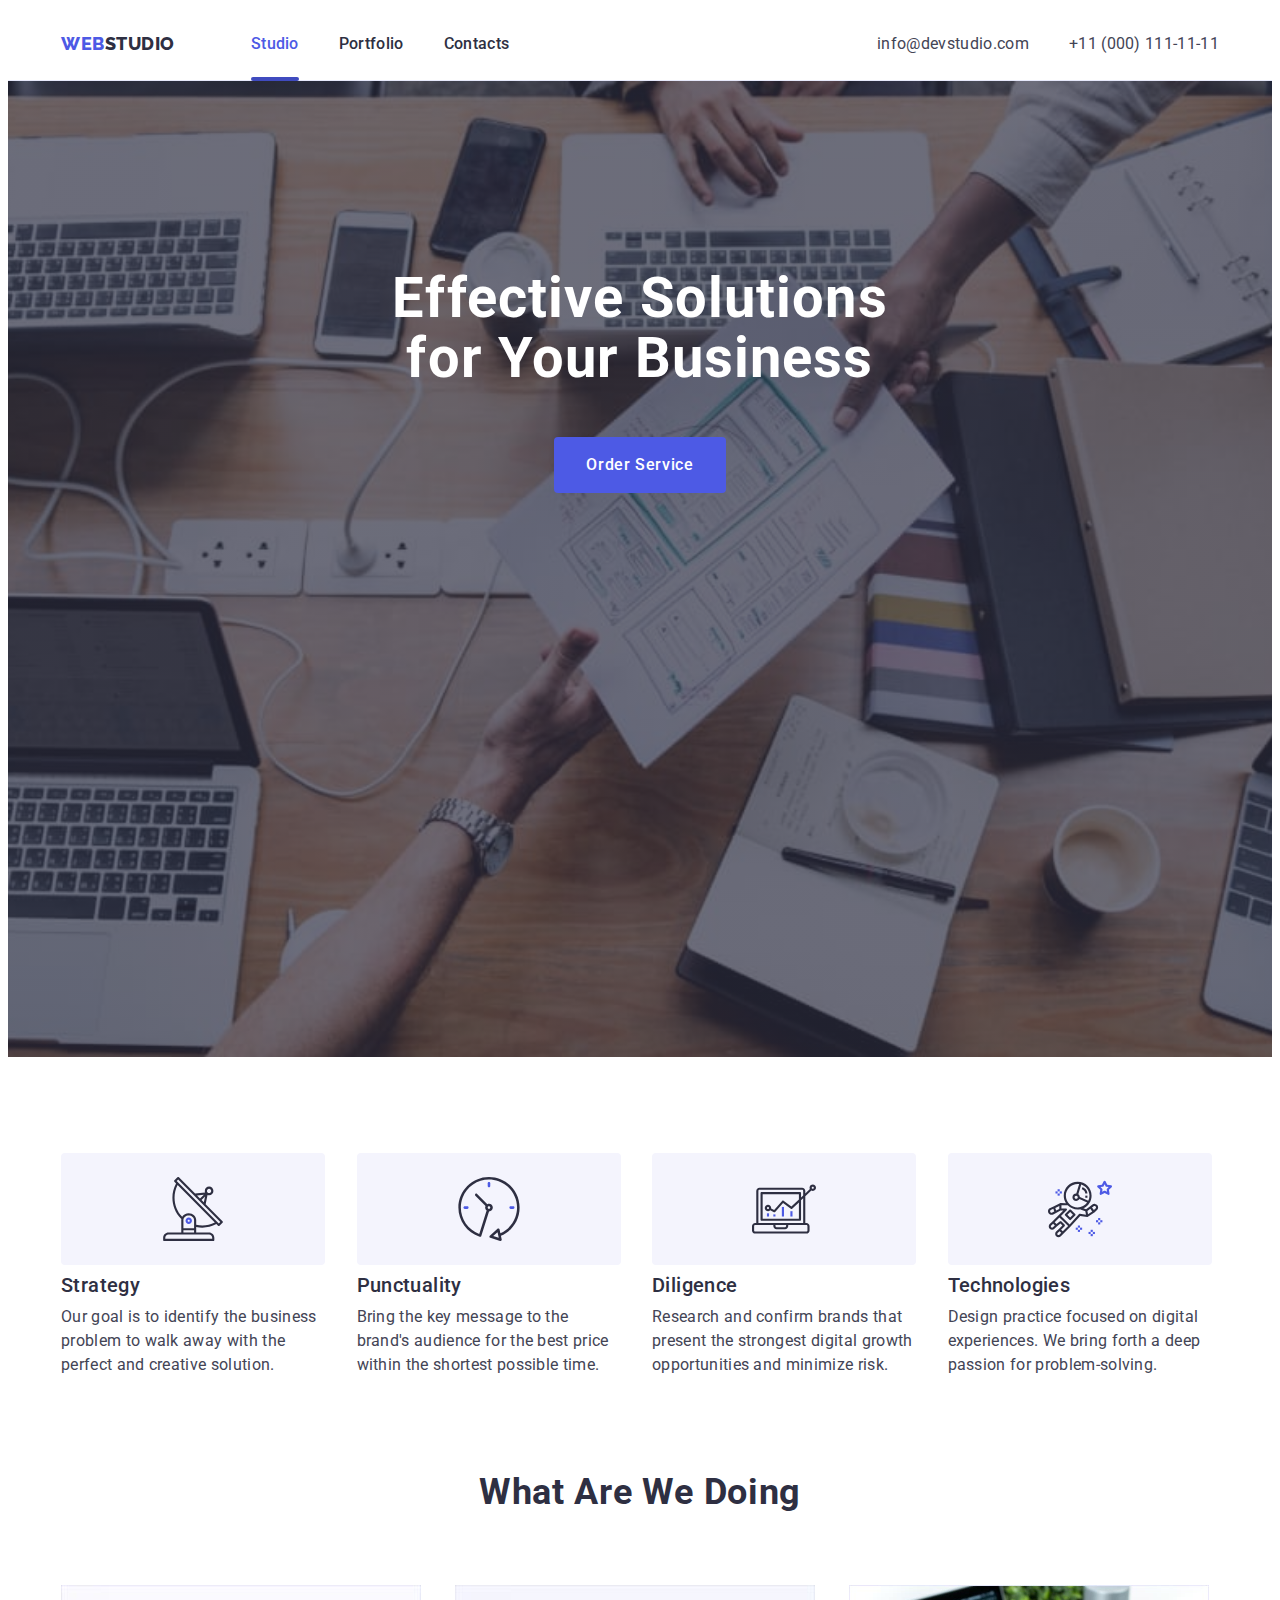
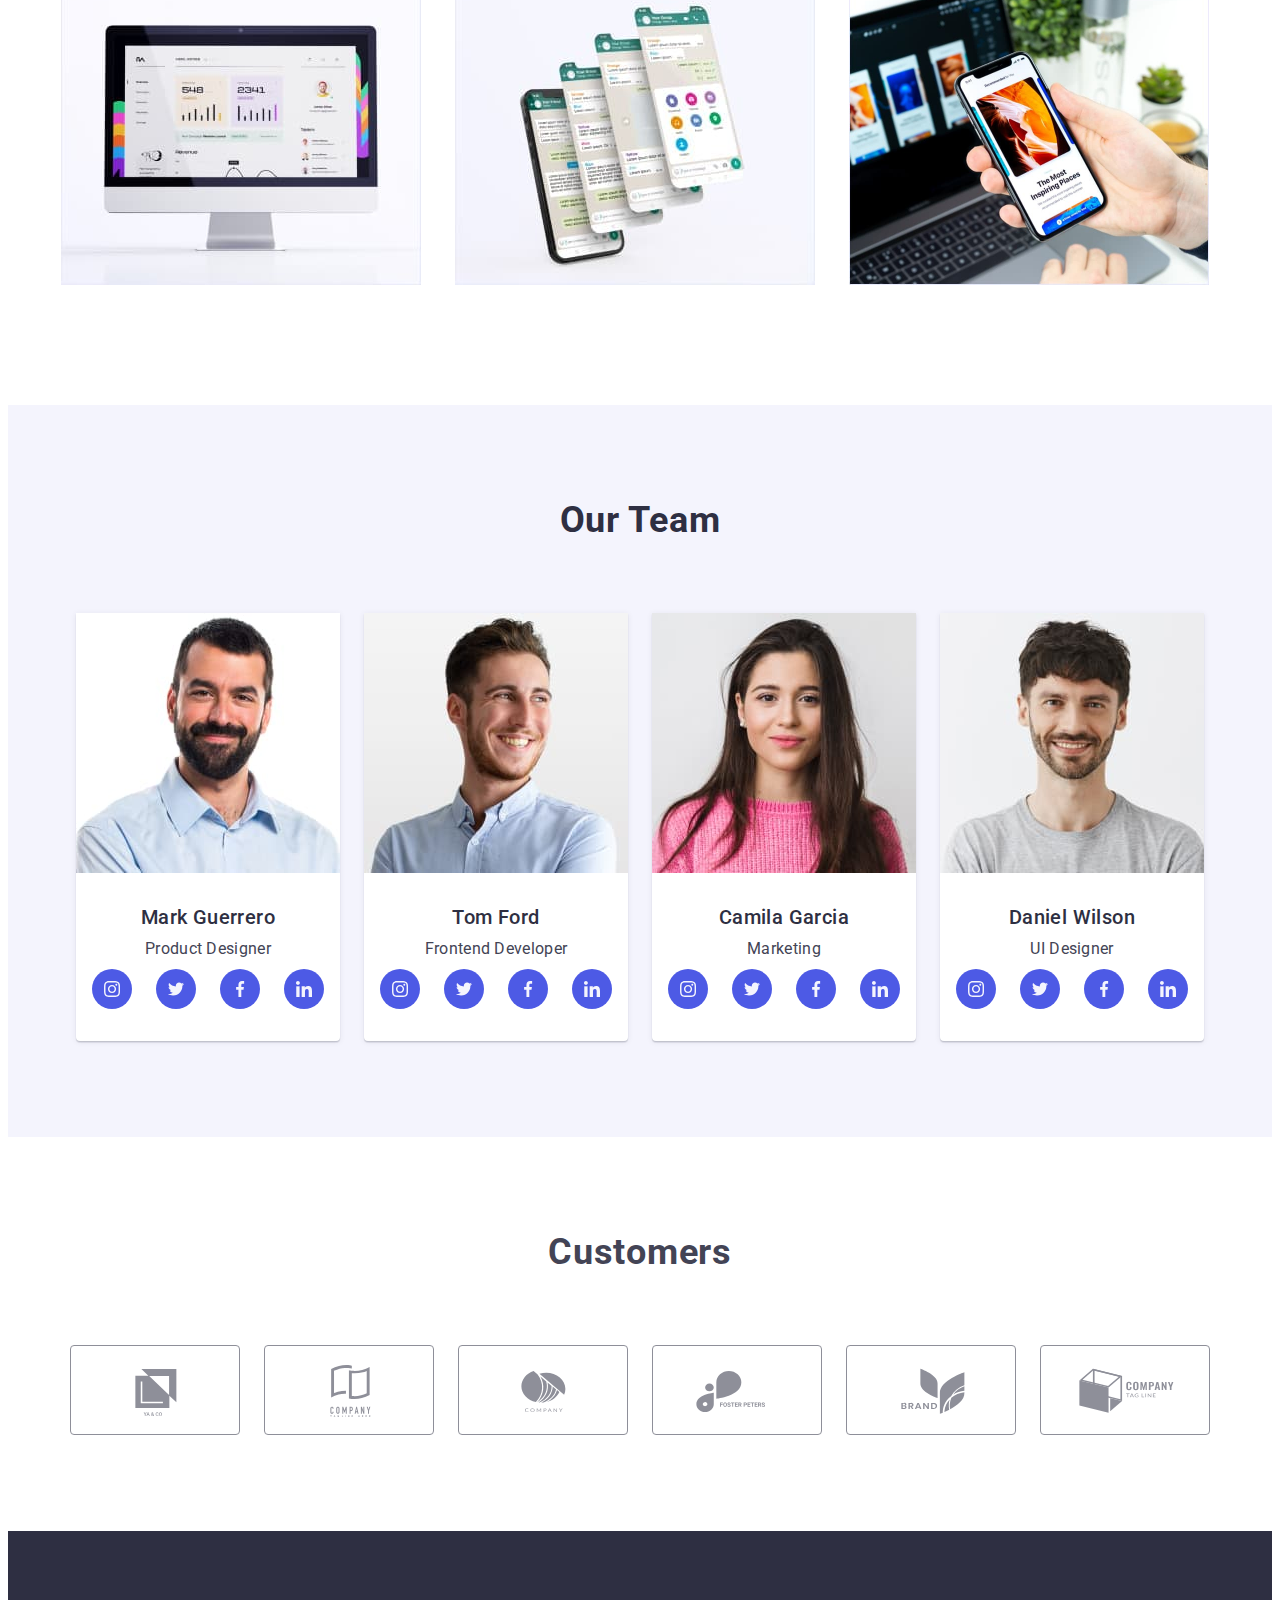
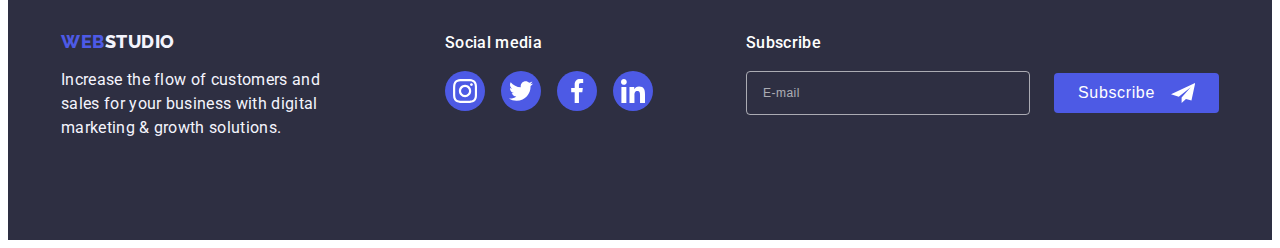
<file: index.html>
<!DOCTYPE html>
<html lang="en">
  <head>
    <meta charset="UTF-8" />
    <meta http-equiv="X-UA-Compatible" content="IE=edge" />
    <meta name="viewport" content="width=device-width, initial-scale=1.0" />
    <link rel="preconnect" href="https://fonts.googleapis.com" />
    <link rel="preconnect" href="https://fonts.gstatic.com" crossorigin />
    <link
      href="https://fonts.googleapis.com/css2?family=Raleway:wght@800&family=Roboto:wght@400;500;700;900&display=swap"
      rel="stylesheet"
    />
    <link
      rel="stylesheet"
      href="https://cdnjs.cloudflare.com/ajax/libs/modern-normalize/1.1.0/modern-normalize.min.css"
      integrity="sha512-wpPYUAdjBVSE4KJnH1VR1HeZfpl1ub8YT/NKx4PuQ5NmX2tKuGu6U/JRp5y+Y8XG2tV+wKQpNHVUX03MfMFn9Q=="
      crossorigin="anonymous"
      referrerpolicy="no-referrer"
    />
    <link rel="stylesheet" href="./css/styles.css" />
    <link rel="stylesheet" href="./css/media.css" />

    <title>WEB STUDIO</title>
  </head>
  <body>
    <header class="header">
      <div class="container header-container">
        <nav class="header-navigation">
          <a class="header-logo link" href="./index.html"
            >Web<span class="header-logo-second">Studio</span>
          </a>

          <ul class="header-list list">
            <li class="header-item">
              <a class="header-link link current" href="./index.html">Studio</a>
            </li>
            <li class="header-item">
              <a class="header-link link" href="./portfolio.html">Portfolio</a>
            </li>
            <li class="header-item">
              <a class="header-link link" href="">Contacts</a>
            </li>
          </ul>
        </nav>
        <address class="contacts">
          <ul class="contacts-list list">
            <li class="contacts-item">
              <a class="contacts-link link" href="mailto:info@devstudio.com"
                >info@devstudio.com</a
              >
            </li>
            <li class="contacts-item">
              <a class="contacts-link link" href="tel:+110001111111"
                >+11 (000) 111-11-11</a
              >
            </li>
          </ul>
        </address>
        <button type="button" class="mobile-open-btn" data-menu-open>
          <svg class="mobile-open-icon" width="32" height="22">
            <use href="./images/sprite-svg.svg#icon-menu-hamburger"></use>
          </svg>
        </button>
      </div>
      <div class="mob-menu is-hidden" data-menu>
        <button type="button" class="mobile-close-btn" data-menu-close>
          <svg class="mobile-close-icon" width="8" height="8">
            <use href="./images/sprite-svg.svg#icon-close-black"></use>
          </svg>
        </button>
        <div class="mob-menu-wrap">
          <nav>
            <ul class="mob-menu-list list">
              <li class="mob-menu-item">
                <a class="mob-menu-link link current" href="./index.html"
                  >Studio</a
                >
              </li>
              <li class="mob-menu-item">
                <a class="mob-menu-link link" href="./portfolio.html"
                  >Portfolio</a
                >
              </li>
              <li class="mob-menu-item">
                <a class="mob-menu-link link" href="">Contacts</a>
              </li>
            </ul>
          </nav>
        </div>
        <div class="mob-soc-wrap">
          <ul class="mob-menu-contacts-list list">
            <li class="mob-menu-contacts-item">
              <a class="mob-menu-phone-link link" href="tel:+110001111111"
                >+11 (000) 111-11-11</a
              >
            </li>
            <li class="mob-menu-contacts-item">
              <a
                class="mob-menu-email-link link"
                href="mailto:info@devstudio.com"
                >info@devstudio.com</a
              >
            </li>
          </ul>

          <ul class="mobile-soc-list">
            <li class="mobile-soc-item">
              <a class="mobile-soc-link" href="">
                <svg class="mobile-soc-icon" width="24" height="24">
                  <use href="./images/sprite-svg.svg#icon-instagram"></use>
                </svg>
              </a>
            </li>
            <li class="mobile-soc-item">
              <a class="mobile-soc-link" href="">
                <svg class="mobile-soc-icon" width="24" height="24">
                  <use href="./images/sprite-svg.svg#icon-twitter"></use>
                </svg>
              </a>
            </li>
            <li class="mobile-soc-item">
              <a class="mobile-soc-link" href="">
                <svg class="mobile-soc-icon" width="24" height="24">
                  <use href="./images/sprite-svg.svg#icon-facebook"></use>
                </svg>
              </a>
            </li>
            <li class="mobile-soc-item">
              <a class="mobile-soc-link" href="">
                <svg class="mobile-soc-icon" width="24" height="24">
                  <use href="./images/sprite-svg.svg#icon-linkedin"></use>
                </svg>
              </a>
            </li>
          </ul>
        </div>
      </div>
    </header>
    <main>
      <!-- section1 -->
      <section class="hero">
        <div class="container hero-container">
          <h1 class="hero-title">Effective Solutions for Your Business</h1>
          <button class="hero-btn btn" data-modal-open type="button">
            Order Service
          </button>
        </div>
      </section>
      <!-- section2 -->
      <section class="privilage section">
        <div class="container feature-container">
          <h2 class="visually-hidden">Privilage</h2>
          <ul class="feature-list list">
            <li class="feature-items">
              <div class="feature-logo-icon">
                <svg class="feature-icon" width="64" height="64">
                  <use href="./images/sprite-svg.svg#icon-antenna"></use>
                </svg>
              </div>
              <h3 class="feature-title">Strategy</h3>
              <p class="feature-text">
                Our goal is to identify the business problem to walk away with
                the perfect and creative solution.
              </p>
            </li>
            <li class="feature-items">
              <div class="feature-logo-icon">
                <svg class="feature-icon" width="64" height="64">
                  <use href="./images/sprite-svg.svg#icon-clock-1"></use>
                </svg>
              </div>
              <h3 class="feature-title">Punctuality</h3>
              <p class="feature-text">
                Bring the key message to the brand's audience for the best price
                within the shortest possible time.
              </p>
            </li>
            <li class="feature-items">
              <div class="feature-logo-icon">
                <svg class="feature-icon" width="64" height="64">
                  <use href="./images/sprite-svg.svg#icon-diagram"></use>
                </svg>
              </div>
              <h3 class="feature-title">Diligence</h3>
              <p class="feature-text">
                Research and confirm brands that present the strongest digital
                growth opportunities and minimize risk.
              </p>
            </li>
            <li class="feature-items">
              <div class="feature-logo-icon">
                <svg class="feature-icon" width="64" height="64">
                  <use href="./images/sprite-svg.svg#icon-astronaut"></use>
                </svg>
              </div>
              <h3 class="feature-title">Technologies</h3>
              <p class="feature-text">
                Design practice focused on digital experiences. We bring forth a
                deep passion for problem-solving.
              </p>
            </li>
          </ul>
        </div>
      </section>
      <!-- section3 -->
      <section class="content">
        <div class="container content-container">
          <h2 class="content-title">What are we doing</h2>
          <ul class="content-list list">
            <li class="contenitem">
              <img
                srcset="./images/img1-2x.jpg 2x"
                src="./images/img1.jpg"
                alt="img 1"
                width="360"
                height="300"
              />
            </li>
            <li class="content-item">
              <img
                srcset="./images/img2-2x.jpg 2x"
                src="./images/img2.jpg"
                alt="img 2"
                width="360"
                height="300"
              />
            </li>
            <li class="content-item">
              <img
                srcset="./images/img3-2x.jpg"
                src="./images/img3.jpg"
                alt="img 3"
                width="360"
                height="300"
              />
            </li>
          </ul>
        </div>
      </section>

      <!-- section4 -->
      <section class="team section">
        <div class="container">
          <h2 class="team-title">Our Team</h2>
          <ul class="team-list list">
            <li class="team-item">
              <img
                srcset="./images/team-card1-2x.jpg 2x"
                src="./images/team-card1.jpg"
                alt="photo 1"
                width="264"
              />
              <div class="team-card">
                <h3 class="team-subtitle">Mark Guerrero</h3>
                <p class="team-text">Product Designer</p>
                <ul class="soc-list">
                  <li class="soc-item">
                    <a class="soc-link" href=""
                      ><svg class="soc-icon" width="16" height="16">
                        <use
                          href="./images/sprite-svg.svg#icon-instagram"
                        ></use></svg
                    ></a>
                  </li>
                  <li class="soc-item">
                    <a class="soc-link" href=""
                      ><svg class="soc-icon" width="16" height="16">
                        <use
                          href="./images/sprite-svg.svg#icon-twitter"
                        ></use></svg
                    ></a>
                  </li>
                  <li class="soc-item">
                    <a class="soc-link" href=""
                      ><svg class="soc-icon" width="16" height="16">
                        <use
                          href="./images/sprite-svg.svg#icon-facebook"
                        ></use></svg
                    ></a>
                  </li>
                  <li class="soc-item">
                    <a class="soc-link" href=""
                      ><svg class="soc-icon" width="16" height="16">
                        <use
                          href="./images/sprite-svg.svg#icon-linkedin"
                        ></use></svg
                    ></a>
                  </li>
                </ul>
              </div>
            </li>
            <li class="team-item">
              <img
                srcset="./images/team-card2-2x.jpg 2x"
                src="./images/team-card2.jpg"
                alt="photo 2"
                width="264"
              />
              <div class="team-card">
                <h3 class="team-subtitle">Tom Ford</h3>
                <p class="team-text">Frontend Developer</p>
                <ul class="soc-list">
                  <li class="soc-item">
                    <a class="soc-link" href=""
                      ><svg class="soc-icon" width="16" height="16">
                        <use
                          href="./images/sprite-svg.svg#icon-instagram"
                        ></use></svg
                    ></a>
                  </li>
                  <li class="soc-item">
                    <a class="soc-link" href=""
                      ><svg class="soc-icon" width="16" height="16">
                        <use
                          href="./images/sprite-svg.svg#icon-twitter"
                        ></use></svg
                    ></a>
                  </li>
                  <li class="soc-item">
                    <a class="soc-link" href=""
                      ><svg class="soc-icon" width="16" height="16">
                        <use
                          href="./images/sprite-svg.svg#icon-facebook"
                        ></use></svg
                    ></a>
                  </li>
                  <li class="soc-item">
                    <a class="soc-link" href=""
                      ><svg class="soc-icon" width="16" height="16">
                        <use
                          href="./images/sprite-svg.svg#icon-linkedin"
                        ></use></svg
                    ></a>
                  </li>
                </ul>
              </div>
            </li>
            <li class="team-item">
              <img
                srcset="./images/team-card3-2x.jpg 2x"
                src="./images/team-card3.jpg"
                alt="photo 3"
                width="264"
              />
              <div class="team-card">
                <h3 class="team-subtitle">Camila Garcia</h3>
                <p class="team-text">Marketing</p>
                <ul class="soc-list">
                  <li class="soc-item">
                    <a class="soc-link" href=""
                      ><svg class="soc-icon" width="16" height="16">
                        <use
                          href="./images/sprite-svg.svg#icon-instagram"
                        ></use></svg
                    ></a>
                  </li>
                  <li class="soc-item">
                    <a class="soc-link" href=""
                      ><svg class="soc-icon" width="16" height="16">
                        <use
                          href="./images/sprite-svg.svg#icon-twitter"
                        ></use></svg
                    ></a>
                  </li>
                  <li class="soc-item">
                    <a class="soc-link" href=""
                      ><svg class="soc-icon" width="16" height="16">
                        <use
                          href="./images/sprite-svg.svg#icon-facebook"
                        ></use></svg
                    ></a>
                  </li>
                  <li class="soc-item">
                    <a class="soc-link" href=""
                      ><svg class="soc-icon" width="16" height="16">
                        <use
                          href="./images/sprite-svg.svg#icon-linkedin"
                        ></use></svg
                    ></a>
                  </li>
                </ul>
              </div>
            </li>

            <li class="team-item">
              <img
                srcset="./images/team-card4-2x.jpg 2x"
                src="./images/team-card4.jpg"
                alt="photo 4"
                width="264"
              />
              <div class="team-card">
                <h3 class="team-subtitle">Daniel Wilson</h3>
                <p class="team-text">UI Designer</p>
                <ul class="soc-list">
                  <li class="soc-item">
                    <a class="soc-link" href=""
                      ><svg class="soc-icon" width="16" height="16">
                        <use
                          href="./images/sprite-svg.svg#icon-instagram"
                        ></use></svg
                    ></a>
                  </li>
                  <li class="soc-item">
                    <a class="soc-link" href=""
                      ><svg class="soc-icon" width="16" height="16">
                        <use
                          href="./images/sprite-svg.svg#icon-twitter"
                        ></use></svg
                    ></a>
                  </li>
                  <li class="soc-item">
                    <a class="soc-link" href=""
                      ><svg class="soc-icon" width="16" height="16">
                        <use
                          href="./images/sprite-svg.svg#icon-facebook"
                        ></use></svg
                    ></a>
                  </li>
                  <li class="soc-item">
                    <a class="soc-link" href=""
                      ><svg class="soc-icon" width="16" height="16">
                        <use
                          href="./images/sprite-svg.svg#icon-linkedin"
                        ></use></svg
                    ></a>
                  </li>
                </ul>
              </div>
            </li>
          </ul>
        </div>
      </section>
      <!-- Section 5 -->
      <section class="customers">
        <div class="container">
          <h2 class="customers-title">Customers</h2>
          <ul class="customers-list">
            <li class="customers-item">
              <a class="customers-link" href=""
                ><svg class="customers-icon" width="104" height="56">
                  <use href="./images/sprite-svg.svg#icon-Logo1"></use></svg
              ></a>
            </li>
            <li class="customers-item">
              <a class="customers-link" href="">
                <svg class="customers-icon" width="104" height="56">
                  <use href="./images/sprite-svg.svg#icon-Logo2"></use></svg
              ></a>
            </li>
            <li class="customers-item">
              <a class="customers-link" href=""
                ><svg class="customers-icon" width="104" height="56">
                  <use href="./images/sprite-svg.svg#icon-Logo3"></use></svg
              ></a>
            </li>
            <li class="customers-item">
              <a class="customers-link" href=""
                ><svg class="customers-icon" width="104" height="56">
                  <use href="./images/sprite-svg.svg#icon-Logo4"></use></svg
              ></a>
            </li>
            <li class="customers-item">
              <a class="customers-link" href=""
                ><svg class="customers-icon" width="104" height="56">
                  <use href="./images/sprite-svg.svg#icon-Logo5"></use></svg
              ></a>
            </li>
            <li class="customers-item">
              <a class="customers-link" href="">
                <svg class="customers-icon" width="104" height="56">
                  <use href="./images/sprite-svg.svg#icon-Logo6"></use></svg
              ></a>
            </li>
          </ul>
        </div>
      </section>
    </main>
    <footer class="footer">
      <div class="container footer-container">
        <div class="footer-logo-wrap">
          <a class="footer-logo link" href="./index.html"
            >Web<span class="footer-logo-second">Studio</span></a
          >
          <p class="footer-text">
            Increase the flow of customers and sales for your business with
            digital marketing & growth solutions.
          </p>
        </div>
        <div class="footer-soc-wrap">
          <p class="footer-soc-text">Social media</p>
          <ul class="footer-soc-list">
            <li class="footer-soc-item">
              <a class="footer-soc-link" href="">
                <svg class="footer-soc-icon" width="24" height="24">
                  <use href="./images/sprite-svg.svg#icon-instagram"></use>
                </svg>
              </a>
            </li>
            <li class="footer-soc-item">
              <a class="footer-soc-link" href="">
                <svg class="footer-soc-icon" width="24" height="24">
                  <use href="./images/sprite-svg.svg#icon-twitter"></use>
                </svg>
              </a>
            </li>
            <li class="footer-soc-item">
              <a class="footer-soc-link" href="">
                <svg class="footer-soc-icon" width="24" height="24">
                  <use href="./images/sprite-svg.svg#icon-facebook"></use>
                </svg>
              </a>
            </li>
            <li class="footer-soc-item">
              <a class="footer-soc-link" href="">
                <svg class="footer-soc-icon" width="24" height="24">
                  <use href="./images/sprite-svg.svg#icon-linkedin"></use>
                </svg>
              </a>
            </li>
          </ul>
        </div>
        <div class="footer-form-wrap">
          <p class="footer-subscribe-title">Subscribe</p>

          <form class="footer-form">
            <label for="email" class="footer-label">
              <input
                type="text"
                id="email"
                class="footer-input"
                placeholder="E-mail"
              />
            </label>
            <button type="submit" class="footer-btn">
              <span class="footer-btn-text"
                >Subscribe
                <svg class="subscribe-icon" width="24" height="24">
                  <use href="./images/sprite-svg.svg#icon-icon-send"></use>
                </svg>
              </span>
            </button>
          </form>
        </div>
      </div>
    </footer>
    <div class="backdrop is-hidden" data-modal>
      <div class="modal">
        <button type="button" class="modal-close-btn" data-modal-close>
          <svg class="modal-icon" width="8" height="8">
            <use href="./images/sprite-svg.svg#icon-close-black"></use>
          </svg>
        </button>
        <p class="modal-title">Leave your contacts and we will call you back</p>
        <form class="modal-form">
          <label class="modal-label" for="user-name">
            <span>Name</span>
            <div class="input-wrap">
              <input
                type="text"
                id="user-name"
                name="user-name"
                class="modal-input"
                required
              />
              <svg class="input-icon" width="18" height="18">
                <use href="./images/sprite-svg.svg#icon-person-black"></use>
              </svg>
            </div>
          </label>

          <label class="modal-label" for="user-phone">
            <span>Phone</span>
            <div class="input-wrap">
              <input
                type="text"
                name="user-phone"
                id="user-phone"
                class="modal-input"
                required
              />
              <svg class="input-icon" width="18" height="24">
                <use href="./images/sprite-svg.svg#icon-phone-black"></use>
              </svg>
            </div>
          </label>

          <label class="modal-label" for="user-email">
            <span>Email</span>
            <div class="input-wrap">
              <input
                type="text"
                name="user-email"
                id="user-email"
                class="modal-input"
                required
              />
              <svg class="input-icon" width="18" height="24">
                <use href="./images/sprite-svg.svg#icon-email-black"></use>
              </svg>
            </div>
          </label>

          <label class="modal-label" for="user-text">
            <span>Comment</span>
            <textarea
              name="user-text"
              id="user-text"
              class="textarea"
              placeholder="Text input"
            ></textarea>
          </label>

          <input
            type="checkbox"
            id="user-policy"
            name="user-policy"
            class="input-check visually-hidden"
          />
          <label for="user-policy" class="check-text"
            >I accept the terms and conditions of the
            <a class="modal-link" href="">Privacy Policy</a></label
          >
          <button type="submit" class="form-btn">Send</button>
        </form>
      </div>
    </div>
    <script src="./modal.js"></script>
    <script src="./mobile-menu.js"></script>
  </body>
</html>
</file>
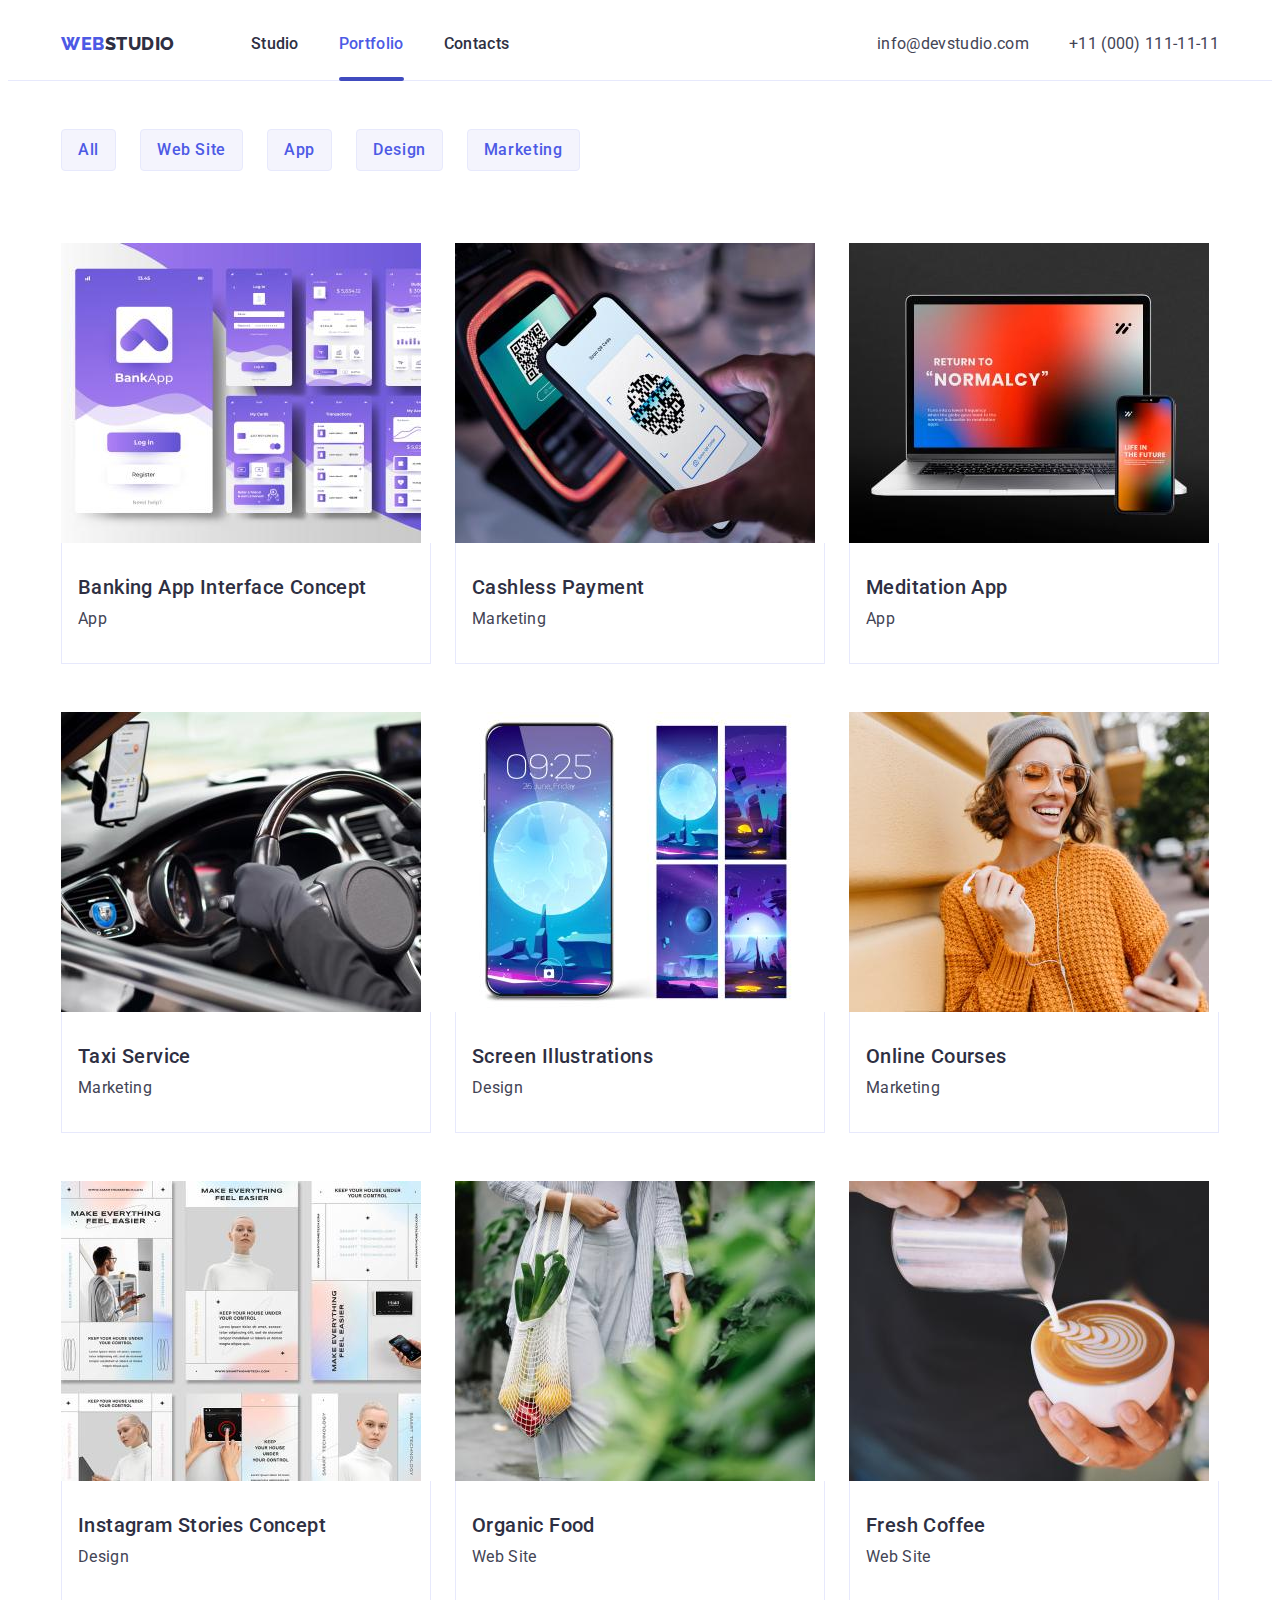
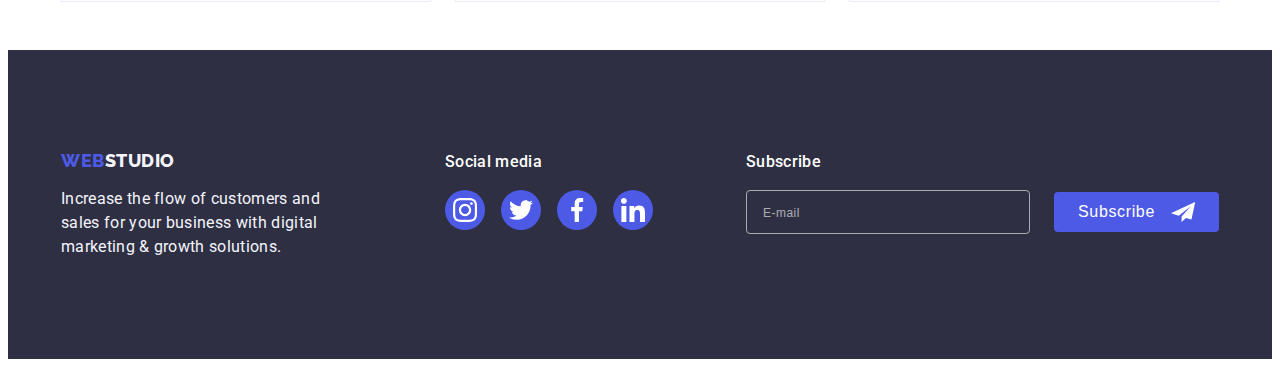
<file: portfolio.html>
<!DOCTYPE html>
<html lang="en">
  <head>
    <meta charset="UTF-8" />
    <meta http-equiv="X-UA-Compatible" content="IE=edge" />
    <meta name="viewport" content="width=device-width, initial-scale=1.0" />
    <link rel="preconnect" href="https://fonts.googleapis.com" />
    <link rel="preconnect" href="https://fonts.gstatic.com" crossorigin />
    <link
      href="https://fonts.googleapis.com/css2?family=Raleway:wght@800&family=Roboto:wght@400;500;700;900&display=swap"
      rel="stylesheet"
    />
    <link
      rel="stylesheet"
      href="https://cdnjs.cloudflare.com/ajax/libs/modern-normalize/1.1.0/modern-normalize.min.css"
      integrity="sha512-wpPYUAdjBVSE4KJnH1VR1HeZfpl1ub8YT/NKx4PuQ5NmX2tKuGu6U/JRp5y+Y8XG2tV+wKQpNHVUX03MfMFn9Q=="
      crossorigin="anonymous"
      referrerpolicy="no-referrer"
    />
    <link rel="stylesheet" href="./css/styles.css" />
    <link rel="stylesheet" href="./css/media.css" />
    <title>Portfolio</title>
  </head>
  <body>
    <header class="header">
      <div class="container header-container">
        <nav class="header-navigation">
          <a class="header-logo link" href="./index.html"
            >Web<span class="header-logo-second">Studio</span></a
          >
          <ul class="header-list list">
            <li class="header-item">
              <a class="header-link link" href="./index.html">Studio</a>
            </li>
            <li class="header-item">
              <a class="header-link link current" href="./portfolio.html"
                >Portfolio</a
              >
            </li>
            <li class="header-item">
              <a class="header-link link" href="">Contacts</a>
            </li>
          </ul>
        </nav>
        <address class="contacts">
          <ul class="contacts-list list">
            <li class="contacts-item">
              <a class="contacts-link link" href="mailto:info@devstudio.com"
                >info@devstudio.com</a
              >
            </li>
            <li class="contacts-item">
              <a class="contacts-link link" href="tel:+110001111111"
                >+11 (000) 111-11-11</a
              >
            </li>
          </ul>
        </address>
        <button type="button" class="mobile-open-btn" data-menu-open>
          <svg class="mobile-open-icon" width="32" height="22">
            <use href="./images/sprite-svg.svg#icon-menu-hamburger"></use>
          </svg>
        </button>
      </div>

      <div class="mob-menu is-hidden" data-menu>
        <button type="button" class="mobile-close-btn" data-menu-close>
          <svg class="mobile-close-icon" width="8" height="8">
            <use href="./images/sprite-svg.svg#icon-close-black"></use>
          </svg>
        </button>
        <div class="mob-menu-wrap">
          <nav>
            <ul class="mob-menu-list list">
              <li class="mob-menu-item">
                <a class="mob-menu-link link current" href="./index.html"
                  >Studio</a
                >
              </li>
              <li class="mob-menu-item">
                <a class="mob-menu-link link" href="./portfolio.html"
                  >Portfolio</a
                >
              </li>
              <li class="mob-menu-item">
                <a class="mob-menu-link link" href="">Contacts</a>
              </li>
            </ul>
          </nav>
        </div>
        <div class="mob-soc-wrap">
          <ul class="mob-menu-contacts-list list">
            <li class="mob-menu-contacts-item">
              <a class="mob-menu-phone-link link" href="tel:+110001111111"
                >+11 (000) 111-11-11</a
              >
            </li>
            <li class="mob-menu-contacts-item">
              <a
                class="mob-menu-email-link link"
                href="mailto:info@devstudio.com"
                >info@devstudio.com</a
              >
            </li>
          </ul>

          <ul class="mobile-soc-list">
            <li class="mobile-soc-item">
              <a class="mobile-soc-link" href="">
                <svg class="mobile-soc-icon" width="24" height="24">
                  <use href="./images/sprite-svg.svg#icon-instagram"></use>
                </svg>
              </a>
            </li>
            <li class="mobile-soc-item">
              <a class="mobile-soc-link" href="">
                <svg class="mobile-soc-icon" width="24" height="24">
                  <use href="./images/sprite-svg.svg#icon-twitter"></use>
                </svg>
              </a>
            </li>
            <li class="mobile-soc-item">
              <a class="mobile-soc-link" href="">
                <svg class="mobile-soc-icon" width="24" height="24">
                  <use href="./images/sprite-svg.svg#icon-facebook"></use>
                </svg>
              </a>
            </li>
            <li class="mobile-soc-item">
              <a class="mobile-soc-link" href="">
                <svg class="mobile-soc-icon" width="24" height="24">
                  <use href="./images/sprite-svg.svg#icon-linkedin"></use>
                </svg>
              </a>
            </li>
          </ul>
        </div>
      </div>
    </header>
    <main class="main-content">
      <section class="filter-buttons">
        <div class="container">
          <h1 class="visually-hidden">Filter</h1>
          <ul class="filter-list list">
            <li class="filter-item">
              <button class="filter-btn btn" type="button">All</button>
            </li>
            <li class="filter-item">
              <button class="filter-btn btn" type="button">Web Site</button>
            </li>
            <li class="filter-item">
              <button class="filter-btn btn" type="button">App</button>
            </li>
            <li class="filter-item">
              <button class="filter-btn btn" type="button">Design</button>
            </li>
            <li class="filter-item">
              <button class="filter-btn btn" type="button">Marketing</button>
            </li>
          </ul>
          <ul class="products-list list">
            <li class="products-item">
              <a class="products-link" href=""
                ><div class="products-cover-wrap">
                  <img src="./images/banking.jpg" alt="bank app" width="360" />
                  <p class="products-cover-text">
                    14 Stylish and User-Friendly App Design Concepts · Task
                    Manager App · Calorie Tracker App · Exotic Fruit Ecommerce
                    App · Cloud Storage App
                  </p>
                </div>
                <div class="products-card">
                  <h2 class="products-title">Banking App Interface Concept</h2>
                  <p class="products-text">App</p>
                </div></a
              >
            </li>
            <li class="products-item">
              <a class="products-link" href=""
                ><div class="products-cover-wrap">
                  <img src="./images/phone.jpg" alt="phone pic" width="360" />
                  <p class="products-cover-text">
                    14 Stylish and User-Friendly App Design Concepts · Task
                    Manager App · Calorie Tracker App · Exotic Fruit Ecommerce
                    App · Cloud Storage App
                  </p>
                </div>
                <div class="products-card">
                  <h2 class="products-title">Cashless Payment</h2>
                  <p class="products-text">Marketing</p>
                </div></a
              >
            </li>
            <li class="products-item">
              <a class="products-link" href=""
                ><div class="products-cover-wrap">
                  <img src="./images/comp.jpg" alt="computer" width="360" />
                  <p class="products-cover-text">
                    14 Stylish and User-Friendly App Design Concepts · Task
                    Manager App · Calorie Tracker App · Exotic Fruit Ecommerce
                    App · Cloud Storage App
                  </p>
                </div>
                <div class="products-card">
                  <h2 class="products-title">Meditation App</h2>
                  <p class="products-text">App</p>
                </div></a
              >
            </li>
            <li class="products-item">
              <a class="products-link" href="">
                <div class="products-cover-wrap">
                  <img src="./images/taxi.jpg" alt="taxi" width="360" />
                  <p class="products-cover-text">
                    14 Stylish and User-Friendly App Design Concepts · Task
                    Manager App · Calorie Tracker App · Exotic Fruit Ecommerce
                    App · Cloud Storage App
                  </p>
                </div>
                <div class="products-card">
                  <h2 class="products-title">Taxi Service</h2>
                  <p class="products-text">Marketing</p>
                </div></a
              >
            </li>
            <li class="products-item">
              <a class="products-link" href=""
                ><div class="products-cover-wrap">
                  <img
                    src="./images/phone2.jpg"
                    alt="screen illustration"
                    width="360"
                  />
                  <p class="products-cover-text">
                    14 Stylish and User-Friendly App Design Concepts · Task
                    Manager App · Calorie Tracker App · Exotic Fruit Ecommerce
                    App · Cloud Storage App
                  </p>
                </div>
                <div class="products-card">
                  <h2 class="products-title">Screen Illustrations</h2>
                  <p class="products-text">Design</p>
                </div></a
              >
            </li>
            <li class="products-item">
              <a class="products-link" href="">
                <div class="products-cover-wrap">
                  <img src="./images/girl.jpg" alt="girl" width="360" />
                  <p class="products-cover-text">
                    14 Stylish and User-Friendly App Design Concepts · Task
                    Manager App · Calorie Tracker App · Exotic Fruit Ecommerce
                    App · Cloud Storage App
                  </p>
                </div>
                <div class="products-card">
                  <h2 class="products-title">Online Courses</h2>
                  <p class="products-text">Marketing</p>
                </div></a
              >
            </li>
            <li class="products-item">
              <a class="products-link" href=""
                ><div class="products-cover-wrap">
                  <img
                    src="./images/insta.jpg"
                    alt="instagram img"
                    width="360"
                  />
                  <p class="products-cover-text">
                    14 Stylish and User-Friendly App Design Concepts · Task
                    Manager App · Calorie Tracker App · Exotic Fruit Ecommerce
                    App · Cloud Storage App
                  </p>
                </div>
                <div class="products-card">
                  <h2 class="products-title">Instagram Stories Concept</h2>
                  <p class="products-text">Design</p>
                </div></a
              >
            </li>
            <li class="products-item">
              <a class="products-link" href="">
                <div class="products-cover-wrap">
                  <img src="./images/food.jpg" alt="food" width="360" />
                  <p class="products-cover-text">
                    14 Stylish and User-Friendly App Design Concepts · Task
                    Manager App · Calorie Tracker App · Exotic Fruit Ecommerce
                    App · Cloud Storage App
                  </p>
                </div>
                <div class="products-card">
                  <h2 class="products-title">Organic Food</h2>
                  <p class="products-text">Web Site</p>
                </div></a
              >
            </li>
            <li class="products-item">
              <a class="products-link" href=""
                ><div class="products-cover-wrap">
                  <img src="./images/cofee.jpg" alt="cofee" width="360" />
                  <p class="products-cover-text">
                    14 Stylish and User-Friendly App Design Concepts · Task
                    Manager App · Calorie Tracker App · Exotic Fruit Ecommerce
                    App · Cloud Storage App
                  </p>
                </div>
                <div class="products-card">
                  <h2 class="products-title">Fresh Coffee</h2>
                  <p class="products-text">Web Site</p>
                </div></a
              >
            </li>
          </ul>
        </div>
      </section>
    </main>
    <footer class="footer">
      <div class="container footer-container">
        <div class="footer-logo-wrap">
          <a class="footer-logo link" href="./index.html"
            >Web<span class="footer-logo-second">Studio</span></a
          >
          <p class="footer-text">
            Increase the flow of customers and sales for your business with
            digital marketing & growth solutions.
          </p>
        </div>
        <div class="footer-soc-wrap">
          <p class="footer-soc-text">Social media</p>
          <ul class="footer-soc-list">
            <li class="footer-soc-item">
              <a class="footer-soc-link" href="">
                <svg class="footer-soc-icon" width="24" height="24">
                  <use href="./images/sprite-svg.svg#icon-instagram"></use>
                </svg>
              </a>
            </li>
            <li class="footer-soc-item">
              <a class="footer-soc-link" href="">
                <svg class="footer-soc-icon" width="24" height="24">
                  <use href="./images/sprite-svg.svg#icon-twitter"></use>
                </svg>
              </a>
            </li>
            <li class="footer-soc-item">
              <a class="footer-soc-link" href="">
                <svg class="footer-soc-icon" width="24" height="24">
                  <use href="./images/sprite-svg.svg#icon-facebook"></use>
                </svg>
              </a>
            </li>
            <li class="footer-soc-item">
              <a class="footer-soc-link" href="">
                <svg class="footer-soc-icon" width="24" height="24">
                  <use href="./images/sprite-svg.svg#icon-linkedin"></use>
                </svg>
              </a>
            </li>
          </ul>
        </div>
        <div class="footer-form-wrap">
          <p class="footer-subscribe-title">Subscribe</p>
          <div class="subscribe-wrap">
            <form class="footer-form">
              <label for="email" class="footer-label">
                <input
                  type="text"
                  id="email"
                  class="footer-input"
                  placeholder="E-mail"
                />
              </label>
              <button type="submit" class="footer-btn">
                <span class="footer-btn-text"
                  >Subscribe
                  <svg class="subscribe-icon" width="24" height="24">
                    <use href="./images/sprite-svg.svg#icon-icon-send"></use>
                  </svg>
                </span>
              </button>
            </form>
          </div>
        </div>
      </div>
    </footer>
  </body>
</html>
</file>
<file: css/styles.css>
:root {
  --main-title-color: #434455;
  --second-title-color: #2e2f42;
  --third-title-color: #4d5ae5;
  --main-background-color: #ffffff;
  --second-background-color: #f4f4fd;
  --third-background-color: #2e2f42;
  --p-transition: cubic-bezier(0.4, 0, 0.2, 1);
}
p,
h1,
h2,
h3,
h4,
h5,
h6 {
  margin: 0;
}
ul {
  margin: 0;
  padding-left: 0;
}
li {
  list-style: none;
}
a {
  text-decoration: none;
}
button {
  cursor: pointer;
}
adress {
  font-style: normal;
}
img {
  display: block;
}
body {
  font-family: "Roboto", sans-serif;
  color: #434455;
  background-color: var(--main-background-color);
}
.visually-hidden {
  position: absolute;
  width: 1px;
  height: 1px;
  margin: -1px;
  border: 0;
  padding: 0;
  white-space: nowrap;
  clip-path: inset(100%);
  clip: rect(0 0 0 0);
  overflow: hidden;
}
.container {
  width: 100%;
  padding-left: 15px;
  padding-right: 15px;
  margin: 0 auto;
  /* outline: 2px solid red; */
}
.section {
  /* padding-top: 120px;
  padding-bottom: 120px; */
  padding-top: 96px;
  padding-bottom: 96px;
}
/*!------------------HEADER---------------------- */
.header-container {
  display: flex;
  align-items: center;
}
.header {
  background-color: var(--main-background-color);
  padding-top: 24px;
  padding-bottom: 24px;
  border-bottom: 1px solid #e7e9fc;
}
.header-navigation {
  display: flex;
  margin-right: auto;
}
.header-logo {
  font-family: "Raleway", sans-serif;
  display: inline-flex;
  margin-right: 76px;
}
.header-logo {
  font-family: "Raleway", sans-serif;
  font-style: normal;
  font-weight: 800;
  font-size: 18px;
  line-height: 1.17;
  display: flex;
  align-items: center;
  letter-spacing: 0.03em;
  text-transform: uppercase;
  color: var(--third-title-color);
}
.header-logo-second {
  font-family: "Raleway", sans-serif;
  font-style: normal;
  font-weight: 800;
  font-size: 18px;
  line-height: 1.17;
  display: flex;
  align-items: center;
  letter-spacing: 0.03em;
  text-transform: uppercase;
  color: var(--second-title-color);
}

.header-link {
  font-weight: 500;
  font-size: 16px;
  line-height: 1.5;
  letter-spacing: 0.02em;
  color: var(--second-title-color);
  transition-property: color;
  transition-duration: 250ms;
  transition-timing-function: var(--p-transition);
}

.header-link:hover,
.header-link:focus {
  color: #404bbf;
}
.contacts {
  font-style: normal;
}
.contacts-list {
  display: none;
}
.contacts-link {
  font-weight: 400;
  font-size: 16px;
  line-height: 1.5;
  letter-spacing: 0.02em;
  color: var(--main-title-color);
  transition-property: color;
  transition-duration: 250ms;
  transition-timing-function: var(--p-transition);
}
.contacts-link:hover,
.contacts-link:focus {
  color: #404bbf;
}
.mobile-open-btn {
  min-width: 32px;
  height: 22px;
  background-color: #ffffff;
  border-bottom: 1px solid #e7e9fc;

  color: #2e2f42;
  outline: none;
  border: none;
  display: block;
  padding: 0;
}
.mobile-open-icon {
  stroke: currentColor;
}
.mob-menu {
  position: fixed;
  top: 0;
  z-index: 2;
  width: 100vw;
  height: 100vh;
  background-color: var(--main-background-color);
  padding-top: 24px;
  padding-left: 40px;
  padding-bottom: 40px;
  padding-right: 35px;
  display: flex;
  align-content: space-between;
  flex-wrap: wrap;
}
.mobile-close-btn {
  width: 24px;
  height: 24px;
  background-color: #e7e9fc;
  border: 1px solid rgba(0, 0, 0, 0.1);
  border-radius: 50%;
  color: #2e2f42;
  /* display: flex;
  justify-content: center;
  align-items: center; */
  position: absolute;
  top: 24px;
  right: 24px;
  padding: 8px;
}
.mobile-close-icon {
  fill: currentColor;
  position: absolute;
  position: absolute;
  top: 7px;
  left: 7px;
}
.mob-menu-list {
  padding-top: 56px;
}

.mob-menu-item:not(:last-child) {
  margin-bottom: 40px;
}
.mob-menu-link {
  font-weight: 700;
  font-size: 36px;
  line-height: 1.11;
  letter-spacing: 0.02em;
  text-transform: capitalize;
  color: var(--second-title-color);
  transition-property: color;
  transition-duration: 250ms;
  transition-timing-function: var(--p-transition);
}
.mob-menu-link:focus {
  color: #404bbf;
}
.current {
  position: relative;
  color: var(--third-title-color);
}

.mob-menu-contacts-list {
  display: flex;
  flex-wrap: wrap;
  justify-content: flex-start;
  gap: 40px;
  margin-bottom: 48px;
}

.mob-menu-phone-link {
  font-weight: 700;
  font-size: 36px;
  line-height: 1.11;
  letter-spacing: 0.02em;
  text-transform: capitalize;
  color: #4d5ae5;
}
.mob-menu-phone-link:focus {
  color: #404bbf;
}
.mob-menu-email-link {
  font-weight: 500;
  font-size: 20px;
  line-height: 1.2;
  letter-spacing: 0.02em;
  color: #434455;
}

.mobile-soc-list {
  display: flex;
  gap: 24px;
  justify-content: flex-start;
}
.mobile-soc-item {
  width: 40px;
  height: 40px;
}
.mobile-soc-link {
  width: 100%;
  height: 100%;
  border-radius: 50%;
  background-color: #4d5ae5;
  color: #ffffff;
  display: flex;
  align-items: center;
  justify-content: center;
  transition-property: background-color;
  transition-duration: 250ms;
  transition-timing-function: var(--p-transition);
}
.mobile-soc-icon {
  fill: currentColor;
}
.header-list {
  display: none;
}
/*! --------------------HERO--------------- */
.hero {
  background-color: var(--third-background-color);
  background-image: linear-gradient(
      rgba(46, 47, 66, 0.7),
      rgba(46, 47, 66, 0.7)
    ),
    url(../images/hero-bg-mob.jpg);
  background-repeat: no-repeat;
  background-position: center;
  background-size: cover;
  background-color: var(--third-background-color);
  /* padding-top: 188px;
  padding-bottom: 188px; */
  padding-top: 112px;
  padding-bottom: 112px;
  max-width: 428px;
  height: 432px;
  /* height: 600px; */
  display: block;
  margin: 0 auto;
}
@media (min-device-pixel-ratio: 2),
  (min-resolution: 192dpi),
  (min-resolution: 2dppx) {
  .hero {
    background-image: linear-gradient(
        rgba(46, 47, 66, 0.7),
        rgba(46, 47, 66, 0.7)
      ),
      url(../images/hero-bg-mob-2x.jpg);
  }
}
.hero-title {
  font-weight: 700;
  font-size: 36px;
  line-height: 1.11;
  text-align: center;
  letter-spacing: 0.02em;
  color: #ffffff;
  max-width: 320px;
  margin: 0 auto;
  margin-bottom: 72px;
  /* margin-bottom: 48px; */
  text-transform: capitalize;
}

.hero-btn {
  background-color: #4d5ae5;
  margin: 0 auto;
  transition-property: background-color;
  transition-duration: 250ms;
  transition-timing-function: var(--p-transition);
}
.hero-btn {
  min-width: 169px;
  font-family: "Roboto", sans-serif;
  font-style: normal;
  font-weight: 500;
  font-size: 16px;
  line-height: 1.5;
  display: block;
  letter-spacing: 0.04em;
  color: #ffffff;
  border-radius: 4px;
  padding: 16px 32px;
  border: none;
}
.hero-btn:hover,
.hero-btn:focus {
  background-color: #404bbf;
}
/* !-----------------PRIVILAGE------------- */

.feature-title {
  font-weight: 700;
  font-size: 36px;
  line-height: 1.11;
  text-align: center;
  letter-spacing: 0.02em;
  text-transform: capitalize;
  color: var(--second-title-color);
  margin-bottom: 8px;
}
.feature-items:not(:last-child) {
  margin-bottom: 72px;
}

.feature-text {
  font-weight: 500;
  font-size: 16px;
  line-height: 1.5;
  letter-spacing: 0.02em;
  color: var(--main-title-color);
}
.feature-logo-icon {
  display: none;
}

/*! ------------------CONTENT--------------- */
.content {
  display: none;
}

/*! ------------------TEAM------------------ */
.team {
  background-color: #f4f4fd;
}

.team-list {
  display: flex;
  flex-wrap: wrap;
  justify-content: center;
  align-items: center;
  flex-direction: column;
  gap: 72px;
}

.team-title {
  font-size: 36px;
  line-height: 1.11;
  text-align: center;
  letter-spacing: 0.02em;
  text-transform: capitalize;
  color: var(--second-title-color);
  margin-bottom: 72px;
}

.team-item {
  background-color: #ffffff;
  box-shadow: 0px 1px 6px rgba(46, 47, 66, 0.08),
    0px 1px 1px rgba(46, 47, 66, 0.16), 0px 2px 1px rgba(46, 47, 66, 0.08);
  border-radius: 0px 0px 4px 4px;
}
.team-subtitle {
  font-weight: 500;
  font-size: 20px;
  line-height: 1.2;
  text-align: center;
  letter-spacing: 0.02em;
  color: var(--second-title-color);
  margin-bottom: 8px;
}
.team-text {
  font-size: 16px;
  line-height: 1.5;
  text-align: center;
  letter-spacing: 0.02em;
  color: var(--main-title-color);
  margin-bottom: 8px;
}
.team-card {
  padding: 32px 16px;
}

.soc-list {
  display: flex;
  justify-content: center;
  gap: 24px;
}
.soc-item {
  width: 40px;
  height: 40px;
}
.soc-link {
  width: 100%;
  height: 100%;
  border-radius: 50%;
  background-color: #4d5ae5;
  display: flex;
  align-items: center;
  justify-content: center;
  color: #f4f4fd;
  transition-property: background-color;
  transition-duration: 250ms;
  transition-timing-function: var(--p-transition);
}
.soc-link:hover,
.soc-link:focus {
  background-color: #404bbf;
}
.soc-icon {
  fill: currentColor;
}
/* !---------------CUSTOMERS-------------------------- */
.customers {
  padding-top: 96px;
  padding-bottom: 96px;
}
.customers-title {
  font-size: 36px;
  line-height: 1.11;
  text-align: center;
  letter-spacing: 0.02em;
  text-transform: capitalize;
  margin-bottom: 72px;
}
.customers-list {
  display: flex;
  flex-wrap: wrap;
  justify-content: center;
  column-gap: 16px;
  row-gap: 72px;
}
.customers-link {
  display: flex;
  justify-content: center;
  align-items: center;
  width: 190px;
  height: 88px;
  color: #8e8f99;
  border: 1px solid currentColor;
  border-radius: 4px;
  transition-property: color;
  transition-duration: 250ms;
  transition-timing-function: var(--p-transition);
}
.customers-icon {
  fill: currentColor;
}
.customers-link:hover,
.customers-link:focus {
  color: #404bbf;
}
/* !-------------------FOOTER------------- */
.footer {
  background-color: var(--second-title-color);
  padding-top: 96px;
  padding-bottom: 96px;
}

.footer-text {
  font-weight: 400;
  font-size: 16px;
  line-height: 1.5;
  letter-spacing: 0.02em;
  color: #f4f4fd;
  max-width: 264px;
}
.footer-logo-wrap {
  display: flex;
  flex-direction: column;
  align-items: center;
}
.footer-logo {
  font-family: "Raleway", sans-serif;
  font-style: normal;
  font-weight: 800;
  font-size: 18px;
  line-height: 1.17;
  display: flex;
  align-items: center;
  letter-spacing: 0.03em;
  text-transform: uppercase;
  color: var(--third-title-color);
  margin-bottom: 16px;
}
.footer-logo-second {
  font-family: "Raleway";
  font-style: normal;
  font-weight: 800;
  font-size: 18px;
  line-height: 1.17;
  display: flex;
  align-items: center;
  letter-spacing: 0.03em;
  text-transform: uppercase;
  color: #f4f4fd;
}
.footer-soc-wrap {
  display: flex;
  flex-direction: column;
  align-items: center;
  margin-bottom: 72px;
  margin-top: 72px;
}
.footer-soc-text {
  font-weight: 500;
  font-size: 16px;
  line-height: 1.5;
  letter-spacing: 0.02em;
  color: #ffffff;
  margin-bottom: 16px;
}
.footer-soc-list {
  display: flex;
  gap: 16px;
}
.footer-soc-item {
  width: 40px;
  height: 40px;
}
.footer-soc-link {
  width: 100%;
  height: 100%;
  border-radius: 50%;
  background-color: #4d5ae5;
  color: #ffffff;
  display: flex;
  align-items: center;
  justify-content: center;
  transition-property: background-color;
  transition-duration: 250ms;
  transition-timing-function: var(--p-transition);
}
.footer-soc-link:hover,
.footer-soc-link:focus {
  background-color: #31d0aa;
}
.footer-soc-icon {
  fill: currentColor;
}
.footer-subscribe-title {
  font-weight: 500;
  font-size: 16px;
  line-height: 1.5;
  letter-spacing: 0.02em;
  color: #ffffff;

  margin-bottom: 16px;
}
.footer-form-wrap {
  display: flex;
  align-items: center;
  flex-direction: column;
}
.footer-form {
  display: flex;
  gap: 16px;
  flex-direction: column;
  align-items: center;
}
.footer-input {
  width: 264px;
  /* width: 398px; */
  height: 40px;
  border: 1px solid #ffffff;
  border-radius: 4px;
  background-color: transparent;
  padding-left: 16px;
  outline: none;
  color: var(--main-background-color);
  opacity: 0.6;
}
.footer-input::placeholder {
  font-weight: 400;
  font-size: 12px;
  line-height: 2;
  display: flex;
  align-items: center;
  letter-spacing: 0.04em;
  color: #ffffff;
}
.footer-btn {
  /* min-width: 165px; */
  width: 165px;
  height: 40px;
  background: #4d5ae5;
  border-radius: 4px;
  border: none;
  padding: 8px 24px;
  color: #ffffff;
  display: block;
}
.subscribe-icon {
  fill: currentColor;
}
.footer-btn-text {
  font-weight: 500;
  font-size: 16px;
  line-height: 1.5;
  letter-spacing: 0.04em;
  color: #ffffff;
  gap: 16px;
  display: flex;
  justify-content: center;
  align-items: center;
}
/* !----------------PORTFOLIO------ */

.filter-buttons {
  /* padding-top: 96px;
  padding-bottom: 120px; */
  padding-top: 48px;
  padding-bottom: 48px;
}
.filter-list {
  margin-bottom: 72px;
  display: flex;
  justify-content: center;
  /* gap: 24px; */
  row-gap: 16px;
  column-gap: 24px;
  flex-wrap: wrap;
  justify-content: flex-start;
}
.filter-btn {
  background-color: var(--second-background-color);
  border: 1px solid #e7e9fc;
  border-radius: 4px;
  padding: 8px 16px;
  /* padding: 12px 24px; */
}
.filter-btn {
  font-family: "Roboto", sans-serif;
  font-style: normal;
  font-weight: 500;
  font-size: 16px;
  line-height: 1.5;
  display: flex;
  align-items: center;
  text-align: center;
  letter-spacing: 0.04em;
  color: var(--third-title-color);
  transition-property: background-color, color, box-shadow;
  transition-duration: 250ms;
  transition-timing-function: var(--p-transition);
}
.filter-btn:is(:hover, :focus) {
  box-shadow: 0px 4px 4px rgba(0, 0, 0, 0.15);
}
.filter-btn:is(:hover, :focus) {
  background-color: #404bbf;
  color: #ffffff;
}
.products-list {
  display: flex;
  align-items: center;
  flex-wrap: wrap;
  gap: 48px 24px;
  margin-top: 72px;
}
.products-item {
  flex-basis: calc((100% - 48px) / 3);
}
.products-cover-wrap {
  position: relative;
  overflow: hidden;
}
.products-cover-text {
  font-weight: 400;
  font-size: 16px;
  line-height: 1.5;
  letter-spacing: 0.02em;
  color: var(--second-background-color);
  background-color: var(--third-title-color);
  position: absolute;
  top: 0;
  padding: 35px;
  height: 100%;
  transform: translateY(100%);
  transition: transform 250ms var(--p-transition);
}
.products-link {
  display: block;
  max-width: 100%;
  transition-property: box-shadow;
  transition-duration: 250ms;
  transition-timing-function: var(--p-transition);
}
.products-link:hover .products-cover-text,
.products-link:focus .products-cover-text {
  transform: translate(0);
}
.products-link:hover,
.products-link:focus {
  box-shadow: 0px 1px 6px rgba(46, 47, 66, 0.08),
    0px 1px 1px rgba(46, 47, 66, 0.16), 0px 2px 1px rgba(46, 47, 66, 0.08);
}
.products-title {
  font-weight: 500;
  font-size: 20px;
  line-height: 1.2;
  letter-spacing: 0.02em;
  color: var(--second-title-color);
  margin-bottom: 8px;
}
.products-text {
  font-size: 16px;
  line-height: 1.5;
  letter-spacing: 0.02em;
  color: var(--main-title-color);
}
.products-card {
  padding: 32px 16px;
  border: 1px solid #e7e9fc;
  border-top: none;
}
.backdrop {
  position: fixed;
  top: 0;
  width: 100%;
  height: 100%;
  background: rgba(46, 47, 66, 0.4);
  transition: opacity 250ms linear, visibility 250ms linear;
}
.backdrop.is-hidden .modal {
  transform: translate(-50%, -50%) scale(0) rotate(720deg);
}
.modal {
  /* width: 392px;
  height: 584px; */
  /* width: 408px;
  height: 576px; */
  background-color: #fcfcfc;
  border-radius: 4px;
  box-shadow: 0px 1px 1px rgba(0, 0, 0, 0.14), 0px 1px 3px rgba(0, 0, 0, 0.12),
    0px 2px 1px rgba(0, 0, 0, 0.2);
  position: absolute;
  top: 50%;
  left: 50%;
  transform: translate(-50%, -50%) scale(1);
  transition: transform 250ms linear;
  padding: 72px 24px 24px;
  width: 95%;
  height: 95%;
  max-height: 524px;
  overflow: scroll;
}
.modal-close-btn {
  width: 24px;
  height: 24px;
  background-color: #e7e9fc;
  border: 1px solid rgba(0, 0, 0, 0.1);
  border-radius: 50%;
  color: #2e2f42;
  display: flex;
  justify-content: center;
  align-items: center;
  transition-property: background-color, color;
  transition-duration: 250ms;
  transition-timing-function: var(--p-transition);
  position: absolute;
  top: 24px;
  right: 24px;
}
.modal-close-btn:hover,
.modal-close-btn:focus {
  background-color: #404bbf;
  color: #ffffff;
}

.modal-icon {
  fill: currentColor;
}
.is-hidden {
  opacity: 0;
  visibility: hidden;
  pointer-events: none;
}
/*! ------------------FORM-------------------- */
.modal-title {
  font-weight: 500;
  font-size: 16px;
  line-height: 1.5;
  text-align: center;
  letter-spacing: 0.02em;
  color: #2e2f42;
  margin-bottom: 16px;
}
.modal-input {
  width: 100%;
  height: 40px;
  border: 1px solid rgba(46, 47, 66, 0.4);
  border-radius: 4px;
  background-color: transparent;
  padding-left: 38px;
  outline: transparent;
  transition-property: border;
  transition-duration: 250ms;
  transition-timing-function: var(--p-transition);
}
.modal-input:focus {
  border: 1px solid #4d5ae5;
}
.modal-input:focus + .input-icon {
  fill: #4d5ae5;
}
.input-wrap {
  position: relative;
}
.input-icon {
  position: absolute;
  left: 16px;
  top: 50%;
  transform: translateY(-50%);
  fill: currentColor;
  transition-property: fill;
  transition-duration: 250ms;
  transition-timing-function: var(--p-transition);
}
.modal-label {
  margin-bottom: 8px;
  display: block;
}
.modal-label span {
  font-weight: 400;
  font-size: 12px;
  line-height: 1.17;
  letter-spacing: 0.04em;
  color: #8e8f99;
  display: block;
  margin-bottom: 4px;
}
.modal-label > span.input-wrap {
  color: #2e2f42;
}

.textarea {
  resize: none;
  width: 100%;
  height: 120px;
  padding-left: 16px;
  padding-top: 8px;
  background-color: transparent;
  border-radius: 4px;
  border: 1px solid rgba(46, 47, 66, 0.4);
  outline: transparent;
}
.textarea::placeholder {
  font-weight: 400;
  font-size: 12px;
  line-height: 1.17;
  letter-spacing: 0.04em;
  color: rgba(46, 47, 66, 0.4);
  font-size: 12px;
}
.textarea:focus {
  border: 1px solid #4d5ae5;
}
.modal-label > span.input-wrap {
  color: #2e2f42;
}

.check-text {
  display: flex;
  align-items: center;
  font-weight: 400;
  font-size: 12px;
  line-height: 1.17;
  letter-spacing: 0.04em;
  color: #8e8f99;
  margin-bottom: 24px;
}
.check-text::before {
  content: "";
  width: 16px;
  height: 16px;
  border: 1px solid rgba(46, 47, 66, 0.4);
  border-radius: 2px;
  margin-right: 8px;
  transition-property: background-color;
  transition-duration: 250ms;
  transition-timing-function: var(--p-transition);
}
.modal-link {
  color: #4d5ae5;
  text-decoration: underline;
  margin-left: 4px;
}
.input-check:checked + .check-text::before {
  background-color: #404bbf;
  border: none;
  background-image: url(../images/vector.svg);
  background-position: center;
  background-repeat: no-repeat;
}
.form-btn {
  width: 169px;
  height: 56px;
  display: flex;
  justify-content: center;
  align-items: center;
  background: #4d5ae5;
  border: none;
  box-shadow: 0px 4px 4px rgba(0, 0, 0, 0.15);
  border-radius: 4px;
  font-weight: 400;
  font-size: 16px;
  line-height: 1.5;
  letter-spacing: 0.04em;
  color: var(--main-background-color);
  margin-left: auto;
  margin-right: auto;
  transition-property: background-color;
  transition-duration: 250ms;
  transition-timing-function: var(--p-transition);
}
.form-btn:hover,
.form-btn:focus {
  background-color: #404bbf;
}
</file>
<file: css/media.css>
@media screen and (min-width: 428px) {
  .container {
    width: 428px;
  }
  .footer-input {
    width: 398px;
  }
  .mobile-soc-list {
    gap: 56px;
  }
  .hero {
    background-image: linear-gradient(
        rgba(46, 47, 66, 0.7),
        rgba(46, 47, 66, 0.7)
      ),
      url(../images/hero-bg-tablet.jpg);
  }
  @media (min-device-pixel-ratio: 2),
    (min-resolution: 192dpi),
    (min-resolution: 2dppx) {
    .hero {
      background-image: linear-gradient(
          rgba(46, 47, 66, 0.7),
          rgba(46, 47, 66, 0.7)
        ),
        url(../images/hero-bg-tablet-2x.jpg);
    }
  }
}
/* !-------------------------768-------------------------------- */

@media screen and (min-width: 768px) {
  .container {
    width: 768px;
  }
  .mobile-open-btn {
    display: none;
  }
  .header-list {
    display: flex;
    gap: 40px;
  }
  .header {
    padding-top: 11px;
    padding-bottom: 11px;
  }
  .current::after {
    content: "";
    position: absolute;
    left: 0;
    top: 43px;

    width: 100%;
    height: 4px;
    background-color: #404bbf;
    border-radius: 2px;
  }
  .contacts-list {
    display: flex;
    gap: 12px;
    flex-direction: column;
  }
  .contacts-link {
    font-size: 12px;
    line-height: 1.17;
  }
  .hero {
    max-width: 768px;
    padding-top: 112px;
    padding-bottom: 112px;
    background-image: linear-gradient(
        rgba(46, 47, 66, 0.7),
        rgba(46, 47, 66, 0.7)
      ),
      url(../images/hero-bg.jpg);
  }
  @media (min-device-pixel-ratio: 2),
    (min-resolution: 192dpi),
    (min-resolution: 2dppx) {
    .hero {
      background-image: linear-gradient(
          rgba(46, 47, 66, 0.7),
          rgba(46, 47, 66, 0.7)
        ),
        url(../images/hero-bg-2x.jpg);
    }
  }
  .hero-title {
    font-size: 56px;
    line-height: 1.07;
    max-width: 496px;
    text-transform: none;
    margin-bottom: 36px;
  }
  .feature-list {
    display: flex;
    flex-direction: row;
    flex-wrap: wrap;
    align-items: center;
    justify-content: center;
    column-gap: 24px;
  }
  .feature-items {
    margin-bottom: 0;
    width: 356px;
  }
  .feature-items:nth-child(3) {
    margin-bottom: 0;
  }
  .feature-title {
    text-align: left;
  }
  .feature-text {
    text-align: left;
  }
  .team-list {
    display: flex;
    flex-wrap: wrap;
    justify-content: center;
    align-items: center;
    flex-direction: row;
    row-gap: 64px;
    column-gap: 24px;
  }
  .customers-link {
    width: 168px;
  }
  .customers-list {
    column-gap: 24px;
  }
  .footer-container {
    display: flex;
    flex-direction: row;
    flex-wrap: wrap;
    justify-content: flex-start;
    align-items: baseline;
    gap: 24px;
    padding-left: 108px;
  }
  .footer-logo-wrap {
    align-items: flex-start;
  }
  .footer-soc-wrap {
    align-items: flex-start;
    margin-top: 0;
  }
  .footer-form {
    flex-direction: row;
    gap: 24px;
  }
  .footer-form-wrap {
    align-items: flex-start;
  }
  .footer-input {
    width: 264px;
  }
  .modal {
    width: 408px;
  }
}
/* !------------------------1158--------------------------------- */
@media screen and (min-width: 1158px) {
  .container {
    width: 1158px;
  }
  .header {
    padding-top: 24px;
    padding-bottom: 24px;
  }
  .contacts-list {
    flex-direction: row;
    gap: 40px;
  }
  .contacts-link {
    font-size: 16px;
    line-height: 1.5;
  }
  .current::after {
    top: 43px;
  }
  .hero {
    max-width: 1440px;
    height: 600px;
    padding-top: 188px;
    padding-bottom: 188px;
  }
  .hero-title {
    font-size: 56px;
    line-height: 1.07;
    margin-bottom: 48px;
  }
  .feature-logo-icon {
    display: flex;
    justify-content: center;
    align-items: center;
    width: 264px;
    height: 112px;
    background-color: #f4f4fd;
    border-radius: 4px;
  }
  .feature-list {
    flex-wrap: nowrap;
  }
  .feature-items {
    margin-bottom: 0;
  }
  .feature-items:not(:last-child) {
    margin-bottom: 0;
  }
  .feature-items:nth-child(3) {
    margin-bottom: 0px;
  }
  .feature-items:last-child {
    margin-bottom: 0px;
  }
  .feature-text {
    font-weight: 400;
    width: 264px;
    height: 72px;
  }
  .feature-title {
    font-weight: 500;
    font-size: 20px;
    line-height: 1.2;
    margin-bottom: 8px;
    margin-top: 8px;
  }
  .content {
    display: contents;
  }
  .content-container {
    padding-bottom: 120px;
  }
  .content-list {
    display: flex;
    gap: 24px;
  }
  .content-list li {
    width: calc((100% - 48px) / 3);
  }

  .content-title {
    font-size: 36px;
    line-height: 1.11;
    text-align: center;
    letter-spacing: 0.02em;
    text-transform: capitalize;
    color: var(--second-title-color);
    margin-bottom: 72px;
  }
  .team {
    display: flex;
    gap: 24px;
  }
  .footer {
    padding-top: 100px;
    padding-bottom: 100px;
  }
  .footer-logo-wrap {
    display: block;
    margin-right: 120px;
  }
  .footer-container {
    padding-left: 15px;
    gap: 0;
  }
  .footer-form-wrap {
    margin-left: auto;
  }
  .footer-soc-wrap {
    margin-top: 0;
    margin-bottom: 0;
  }
}
</file>
